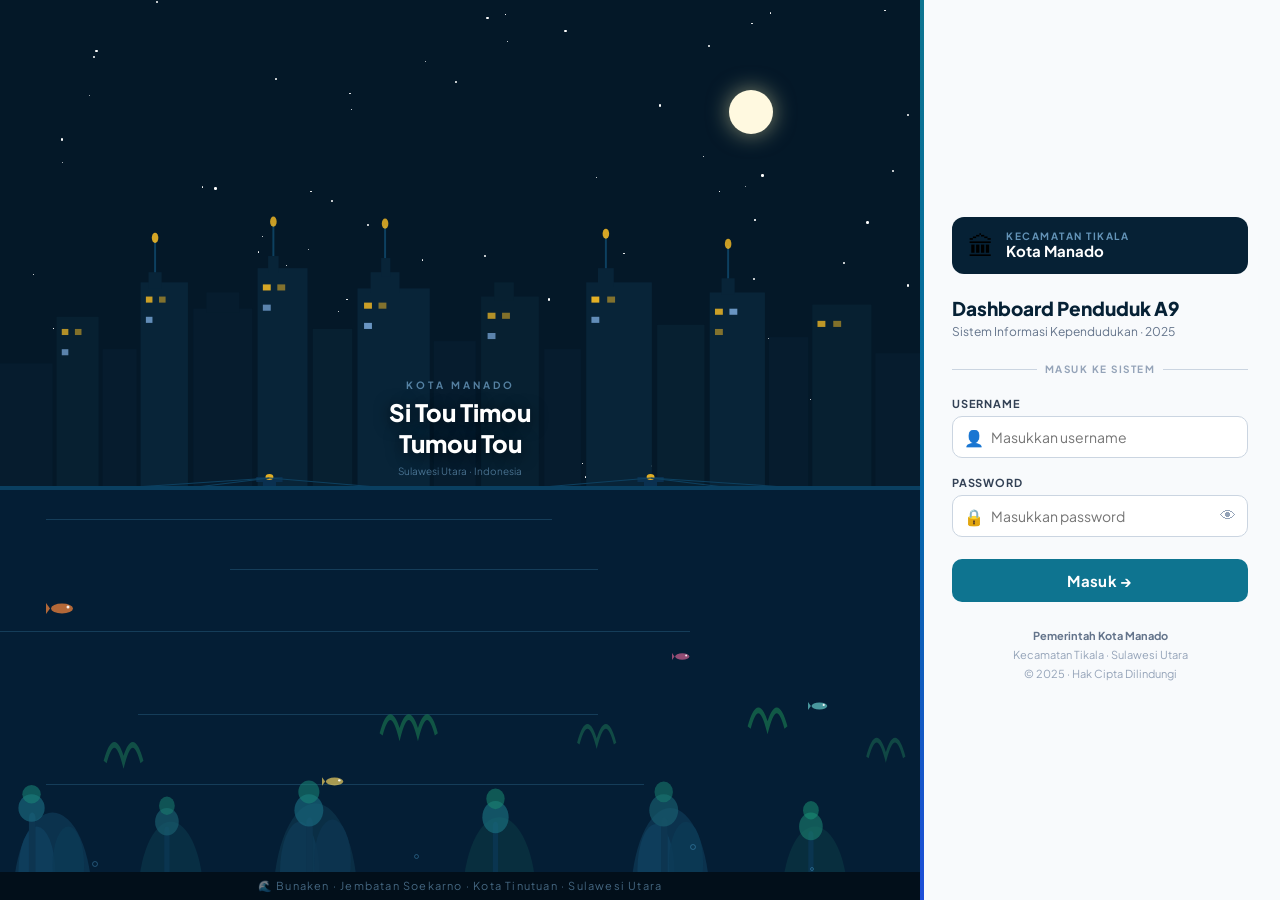
<file: login (2).html>
<!DOCTYPE html>
<html lang="id">
<head>
  <meta charset="UTF-8"/>
  <meta name="viewport" content="width=device-width, initial-scale=1.0"/>
  <title>Login — Dashboard Kec. Tikala</title>
  <link rel="preconnect" href="https://fonts.googleapis.com"/>
  <link href="https://fonts.googleapis.com/css2?family=Plus+Jakarta+Sans:wght@400;600;700;800&display=swap" rel="stylesheet"/>
  <style>
    *,*::before,*::after{box-sizing:border-box;margin:0;padding:0;}
    body{font-family:'Plus Jakarta Sans','Segoe UI',Arial,sans-serif;min-height:100vh;display:flex;overflow:hidden;background:#041828;}

    .left{flex:1;position:relative;overflow:hidden;background:#041828;}
    .right{width:360px;flex-shrink:0;background:#f8fafc;display:flex;flex-direction:column;justify-content:center;padding:2.5rem 2rem;position:relative;z-index:10;}
    .right::before{content:'';position:absolute;top:0;bottom:0;left:0;width:4px;background:linear-gradient(180deg,#0e7490,#0369a1,#1d4ed8);}

    @media(max-width:700px){
      body{flex-direction:column;}
      .left{min-height:260px;flex:none;}
      .right{width:100%;padding:2rem 1.5rem;}
    }

    /* SKY */
    .sky{position:absolute;inset:0;background:#041828;}
    .star-dot{position:absolute;background:#fff;border-radius:50%;animation:tw ease-in-out infinite;}
    @keyframes tw{0%,100%{opacity:.9;}50%{opacity:.1;}}
    .moon{position:absolute;top:10%;right:16%;width:44px;height:44px;border-radius:50%;background:#fff9e0;box-shadow:0 0 22px rgba(255,249,180,.5);}

    /* OVERLAY TEXT */
    .city-label{position:absolute;bottom:47%;left:0;right:0;text-align:center;padding:0 2rem;}
    .city-label .sup{font-size:10px;font-weight:700;letter-spacing:3px;text-transform:uppercase;color:rgba(150,210,255,.55);margin-bottom:6px;}
    .city-label h1{font-size:24px;font-weight:800;color:#fff;line-height:1.3;text-shadow:0 2px 16px rgba(0,0,0,.7);}
    .city-label .sub{font-size:10px;color:rgba(150,210,255,.45);margin-top:6px;}

    /* CITYLINE */
    .city-wrap{position:absolute;bottom:45%;left:0;right:0;height:36%;}

    /* BRIDGE */
    .bridge-wrap{position:absolute;bottom:44%;left:0;right:0;height:30px;}

    /* SEA */
    .sea{position:absolute;bottom:0;left:0;right:0;height:46%;background:#041e35;overflow:hidden;}
    .sea-surface{position:absolute;top:0;left:0;right:0;height:4px;background:#0a3f60;}

    .shimmer{position:absolute;height:1px;background:rgba(100,200,255,.18);animation:shim ease-in-out infinite;}
    @keyframes shim{0%,100%{opacity:.18;}50%{opacity:.05;}}

    /* FISH */
    .fish{position:absolute;animation:swim linear infinite;}
    @keyframes swim{0%{transform:translateX(0) scaleX(1);}49%{transform:translateX(60vw) scaleX(1);}50%{transform:translateX(60vw) scaleX(-1);}100%{transform:translateX(0) scaleX(-1);}}
    @keyframes swimB{0%{transform:translateX(0) scaleX(-1);}49%{transform:translateX(-55vw) scaleX(-1);}50%{transform:translateX(-55vw) scaleX(1);}100%{transform:translateX(0) scaleX(1);}}

    /* BUBBLES */
    .bubble{position:absolute;border-radius:50%;border:1px solid rgba(100,200,255,.3);animation:rise linear infinite;}
    @keyframes rise{0%{transform:translateY(0);opacity:.4;}100%{transform:translateY(-150px);opacity:0;}}

    /* TAGLINE */
    .tagline{position:absolute;bottom:0;left:0;right:0;background:#020f1a;text-align:center;padding:7px;font-size:11px;color:rgba(150,210,255,.45);letter-spacing:1.2px;}

    /* RIGHT PANEL */
    .badge{display:flex;align-items:center;gap:12px;background:#062135;border-radius:12px;padding:12px 16px;margin-bottom:1.4rem;}
    .badge-icon{font-size:26px;}
    .badge-txt span{display:block;font-size:10px;font-weight:700;letter-spacing:1.5px;text-transform:uppercase;color:rgba(150,210,255,.65);}
    .badge-txt strong{display:block;font-size:15px;font-weight:700;color:#fff;line-height:1.25;}
    .rp-title{font-size:19px;font-weight:800;color:#062135;margin-bottom:4px;}
    .rp-sub{font-size:12px;color:#64748b;margin-bottom:1.5rem;}
    .divline{display:flex;align-items:center;gap:8px;margin-bottom:1.4rem;}
    .divline::before,.divline::after{content:'';flex:1;height:1px;background:#cbd5e1;}
    .divline span{font-size:10px;font-weight:700;letter-spacing:1.5px;text-transform:uppercase;color:#94a3b8;}
    .flabel{font-size:11px;font-weight:700;text-transform:uppercase;letter-spacing:.8px;color:#334155;margin-bottom:6px;display:block;}
    .fg{margin-bottom:1.1rem;}
    .irow{position:relative;}
    .irow input{width:100%;padding:11px 14px 11px 38px;border:1.5px solid #cbd5e1;border-radius:10px;font-size:14px;color:#0f172a;background:#fff;outline:none;transition:border-color .2s,box-shadow .2s;font-family:inherit;}
    .irow input:focus{border-color:#0e7490;box-shadow:0 0 0 3px rgba(14,116,144,.12);}
    .irow .iico{position:absolute;left:12px;top:50%;transform:translateY(-50%);font-size:16px;color:#94a3b8;pointer-events:none;}
    .pw-eye{position:absolute;right:12px;top:50%;transform:translateY(-50%);background:none;border:none;cursor:pointer;font-size:16px;color:#94a3b8;padding:0;line-height:1;}
    .pw-eye:hover{color:#0e7490;}
    .err{display:none;background:#fef2f2;border-left:3px solid #ef4444;border-radius:8px;color:#b91c1c;font-size:13px;padding:10px 12px;margin-bottom:1rem;}
    .err.show{display:block;}
    .btn-login{width:100%;padding:12px;background:#0e7490;color:#fff;font-size:15px;font-weight:700;border:none;border-radius:10px;cursor:pointer;margin-top:4px;letter-spacing:.3px;transition:background .2s,transform .1s;font-family:inherit;}
    .btn-login:hover{background:#0c6880;}
    .btn-login:active{transform:scale(.98);}
    .footer-note{text-align:center;font-size:11px;color:#94a3b8;margin-top:1.6rem;line-height:1.7;}
    .footer-note strong{color:#64748b;}
  </style>
</head>
<body>

<!-- PANEL KIRI: Panorama Manado + Bunaken -->
<div class="left">
  <div class="sky" id="sky"></div>
  <div class="moon"></div>

  <!-- Skyline -->
  <div class="city-wrap">
    <svg width="100%" height="100%" viewBox="0 0 700 160" preserveAspectRatio="none" xmlns="http://www.w3.org/2000/svg">
      <rect x="0"   y="95"  width="40"  height="65"  fill="#061c2e"/>
      <rect x="43"  y="72"  width="32"  height="88"  fill="#072031"/>
      <rect x="78"  y="88"  width="26"  height="72"  fill="#061c2e"/>
      <rect x="107" y="55"  width="36"  height="105" fill="#082438"/>
      <rect x="113" y="50"  width="10"  height="8"   fill="#082438"/>
      <line x1="118" y1="50" x2="118" y2="34" stroke="#0d4060" stroke-width="1.5"/>
      <circle cx="118" cy="33" r="2.5" fill="#fbbf24" opacity=".85"/>
      <rect x="147" y="68"  width="45"  height="92"  fill="#061c2e"/>
      <rect x="157" y="60"  width="25"  height="10"  fill="#061c2e"/>
      <rect x="196" y="48"  width="38"  height="112" fill="#082438"/>
      <rect x="204" y="42"  width="8"   height="8"   fill="#082438"/>
      <line x1="208" y1="42" x2="208" y2="26" stroke="#0d4060" stroke-width="1.5"/>
      <circle cx="208" cy="25" r="2.5" fill="#fbbf24" opacity=".8"/>
      <rect x="238" y="78"  width="30"  height="82"  fill="#072031"/>
      <rect x="272" y="58"  width="55"  height="102" fill="#082438"/>
      <rect x="282" y="50"  width="22"  height="10"  fill="#082438"/>
      <rect x="290" y="43"  width="7"   height="9"   fill="#082438"/>
      <line x1="293" y1="43" x2="293" y2="27" stroke="#0d4060" stroke-width="1.5"/>
      <circle cx="293" cy="26" r="2.5" fill="#fbbf24" opacity=".8"/>
      <rect x="330" y="84"  width="32"  height="76"  fill="#061c2e"/>
      <rect x="366" y="62"  width="44"  height="98"  fill="#072031"/>
      <rect x="376" y="55"  width="15"  height="9"   fill="#072031"/>
      <rect x="414" y="88"  width="28"  height="72"  fill="#061c2e"/>
      <rect x="446" y="55"  width="50"  height="105" fill="#082438"/>
      <rect x="455" y="48"  width="12"  height="9"   fill="#082438"/>
      <line x1="461" y1="48" x2="461" y2="32" stroke="#0d4060" stroke-width="1.5"/>
      <circle cx="461" cy="31" r="2.5" fill="#fbbf24" opacity=".85"/>
      <rect x="500" y="76"  width="36"  height="84"  fill="#072031"/>
      <rect x="540" y="60"  width="42"  height="100" fill="#082438"/>
      <rect x="549" y="53"  width="10"  height="8"   fill="#082438"/>
      <line x1="554" y1="53" x2="554" y2="37" stroke="#0d4060" stroke-width="1.5"/>
      <circle cx="554" cy="36" r="2.5" fill="#fbbf24" opacity=".8"/>
      <rect x="585" y="82"  width="30"  height="78"  fill="#061c2e"/>
      <rect x="618" y="66"  width="45"  height="94"  fill="#072031"/>
      <rect x="666" y="90"  width="34"  height="70"  fill="#061c2e"/>
      <!-- Lampu jendela -->
      <rect x="47"  y="78"  width="5"  height="3"  fill="#fbbf24" opacity=".7"/>
      <rect x="57"  y="78"  width="5"  height="3"  fill="#fbbf24" opacity=".5"/>
      <rect x="47"  y="88"  width="5"  height="3"  fill="#93c5fd" opacity=".6"/>
      <rect x="111" y="62"  width="5"  height="3"  fill="#fbbf24" opacity=".8"/>
      <rect x="121" y="62"  width="5"  height="3"  fill="#fbbf24" opacity=".5"/>
      <rect x="111" y="72"  width="5"  height="3"  fill="#93c5fd" opacity=".65"/>
      <rect x="200" y="56"  width="6"  height="3"  fill="#fbbf24" opacity=".85"/>
      <rect x="211" y="56"  width="6"  height="3"  fill="#fbbf24" opacity=".5"/>
      <rect x="200" y="66"  width="6"  height="3"  fill="#93c5fd" opacity=".6"/>
      <rect x="277" y="65"  width="6"  height="3"  fill="#fbbf24" opacity=".8"/>
      <rect x="288" y="65"  width="6"  height="3"  fill="#fbbf24" opacity=".5"/>
      <rect x="277" y="75"  width="6"  height="3"  fill="#93c5fd" opacity=".7"/>
      <rect x="371" y="70"  width="6"  height="3"  fill="#fbbf24" opacity=".7"/>
      <rect x="382" y="70"  width="6"  height="3"  fill="#fbbf24" opacity=".5"/>
      <rect x="371" y="80"  width="6"  height="3"  fill="#93c5fd" opacity=".6"/>
      <rect x="450" y="62"  width="6"  height="3"  fill="#fbbf24" opacity=".9"/>
      <rect x="462" y="62"  width="6"  height="3"  fill="#fbbf24" opacity=".5"/>
      <rect x="450" y="72"  width="6"  height="3"  fill="#93c5fd" opacity=".65"/>
      <rect x="544" y="68"  width="6"  height="3"  fill="#fbbf24" opacity=".8"/>
      <rect x="555" y="68"  width="6"  height="3"  fill="#93c5fd" opacity=".7"/>
      <rect x="544" y="78"  width="6"  height="3"  fill="#fbbf24" opacity=".5"/>
      <rect x="622" y="74"  width="6"  height="3"  fill="#fbbf24" opacity=".75"/>
      <rect x="634" y="74"  width="6"  height="3"  fill="#fbbf24" opacity=".5"/>
    </svg>
  </div>

  <!-- Jembatan Soekarno -->
  <div class="bridge-wrap">
    <svg width="100%" height="100%" viewBox="0 0 700 30" preserveAspectRatio="none" xmlns="http://www.w3.org/2000/svg">
      <rect x="0" y="19" width="700" height="6" fill="#082438"/>
      <rect x="200" y="4"  width="10" height="21" fill="#0a3050"/>
      <rect x="195" y="3"  width="20" height="5"  fill="#0a3050"/>
      <circle cx="205" cy="3" r="3" fill="#fbbf24" opacity=".9"/>
      <rect x="490" y="4"  width="10" height="21" fill="#0a3050"/>
      <rect x="485" y="3"  width="20" height="5"  fill="#0a3050"/>
      <circle cx="495" cy="3" r="3" fill="#fbbf24" opacity=".9"/>
      <line x1="205" y1="4" x2="0"   y2="22" stroke="#0d4060" stroke-width="1"/>
      <line x1="205" y1="4" x2="100" y2="21" stroke="#0d4060" stroke-width="1"/>
      <line x1="205" y1="4" x2="350" y2="20" stroke="#0d4060" stroke-width="1"/>
      <line x1="495" y1="4" x2="350" y2="20" stroke="#0d4060" stroke-width="1"/>
      <line x1="495" y1="4" x2="600" y2="21" stroke="#0d4060" stroke-width="1"/>
      <line x1="495" y1="4" x2="700" y2="22" stroke="#0d4060" stroke-width="1"/>
      <circle cx="100" cy="21" r="1.5" fill="#fbbf24" opacity=".6"/>
      <circle cx="350" cy="20" r="1.5" fill="#fbbf24" opacity=".6"/>
      <circle cx="600" cy="21" r="1.5" fill="#fbbf24" opacity=".6"/>
    </svg>
  </div>

  <!-- Teks -->
  <div class="city-label">
    <div class="sup">Kota Manado</div>
    <h1>Si Tou Timou<br>Tumou Tou</h1>
    <div class="sub">Sulawesi Utara · Indonesia</div>
  </div>

  <!-- Laut Bunaken -->
  <div class="sea">
    <div class="sea-surface"></div>
    <div class="shimmer" style="top:8%;left:5%;width:55%;animation-duration:2.8s;animation-delay:0s;"></div>
    <div class="shimmer" style="top:20%;left:25%;width:40%;animation-duration:3.5s;animation-delay:1s;"></div>
    <div class="shimmer" style="top:35%;left:0;width:75%;animation-duration:4s;animation-delay:.5s;"></div>
    <div class="shimmer" style="top:55%;left:15%;width:50%;animation-duration:2.5s;animation-delay:1.5s;"></div>
    <div class="shimmer" style="top:72%;left:5%;width:65%;animation-duration:3.2s;animation-delay:.8s;"></div>

    <!-- Terumbu karang Bunaken -->
    <svg style="position:absolute;bottom:0;left:0;width:100%;height:100%;" viewBox="0 0 700 180" preserveAspectRatio="none" xmlns="http://www.w3.org/2000/svg">
      <ellipse cx="40"   cy="180" rx="30" ry="38" fill="#0d3550" opacity=".9"/>
      <ellipse cx="28"   cy="168" rx="14" ry="20" fill="#0f4060" opacity=".8"/>
      <ellipse cx="52"   cy="165" rx="12" ry="17" fill="#0c3a55" opacity=".8"/>
      <rect x="22" y="142" width="5" height="38" fill="#0d3550" rx="2.5"/>
      <ellipse cx="24" cy="140" rx="10" ry="6" fill="#1a6a80" opacity=".65"/>
      <ellipse cx="24" cy="134" rx="7"  ry="4" fill="#1a8878" opacity=".55"/>
      <ellipse cx="130"  cy="180" rx="25" ry="34" fill="#093045" opacity=".9"/>
      <rect x="125" y="148" width="4" height="32" fill="#0a3550" rx="2"/>
      <ellipse cx="127" cy="146" rx="9" ry="6"  fill="#1a6070" opacity=".65"/>
      <ellipse cx="127" cy="139" rx="6" ry="4"  fill="#1a8070" opacity=".55"/>
      <ellipse cx="240"  cy="180" rx="32" ry="42" fill="#0c3048" opacity=".9"/>
      <ellipse cx="228"  cy="168" rx="15" ry="22" fill="#0e3a55" opacity=".8"/>
      <ellipse cx="253"  cy="163" rx="14" ry="18" fill="#0d3550" opacity=".8"/>
      <rect x="233" y="144" width="5" height="36" fill="#0d3550" rx="2.5"/>
      <ellipse cx="235" cy="141" rx="11" ry="7"  fill="#1a6a80" opacity=".65"/>
      <ellipse cx="235" cy="133" rx="8"  ry="5"  fill="#1a8878" opacity=".55"/>
      <ellipse cx="380"  cy="180" rx="28" ry="36" fill="#093040" opacity=".9"/>
      <rect x="375" y="146" width="4" height="34" fill="#0a3550" rx="2"/>
      <ellipse cx="377" cy="144" rx="10" ry="7"  fill="#1a7080" opacity=".65"/>
      <ellipse cx="377" cy="136" rx="7"  ry="4.5" fill="#1a8870" opacity=".55"/>
      <ellipse cx="510"  cy="180" rx="30" ry="40" fill="#0d3550" opacity=".9"/>
      <ellipse cx="499"  cy="167" rx="14" ry="20" fill="#0f4060" opacity=".8"/>
      <ellipse cx="522"  cy="164" rx="13" ry="18" fill="#0c3a55" opacity=".8"/>
      <rect x="503" y="144" width="5" height="36" fill="#0d3550" rx="2.5"/>
      <ellipse cx="505" cy="141" rx="11" ry="7"  fill="#1a6070" opacity=".65"/>
      <ellipse cx="505" cy="133" rx="7"  ry="4.5" fill="#1a8070" opacity=".55"/>
      <ellipse cx="620"  cy="180" rx="25" ry="32" fill="#093040" opacity=".9"/>
      <rect x="615" y="150" width="4" height="30" fill="#0a3550" rx="2"/>
      <ellipse cx="617" cy="148" rx="9" ry="6"   fill="#1a8070" opacity=".6"/>
      <ellipse cx="617" cy="141" rx="6" ry="4"   fill="#1a9878" opacity=".5"/>
      <path d="M80,120 Q87,105 94,120 Q101,105 108,120" stroke="#1a6a50" stroke-width="2.5" fill="none" opacity=".65"/>
      <path d="M290,108 Q297,93 304,108 Q311,93 318,108 Q325,93 332,108" stroke="#1a7a50" stroke-width="2.5" fill="none" opacity=".6"/>
      <path d="M440,112 Q447,97 454,112 Q461,97 468,112" stroke="#1a6a50" stroke-width="2" fill="none" opacity=".6"/>
      <path d="M570,105 Q577,90 584,105 Q591,90 598,105" stroke="#1a7a50" stroke-width="2.5" fill="none" opacity=".65"/>
      <path d="M660,118 Q667,103 674,118 Q681,103 688,118" stroke="#1a6a50" stroke-width="2" fill="none" opacity=".55"/>
    </svg>

    <!-- Ikan -->
    <svg class="fish" style="width:28px;height:13px;top:28%;left:5%;animation-duration:13s;" viewBox="0 0 28 13" xmlns="http://www.w3.org/2000/svg">
      <ellipse cx="16" cy="6.5" rx="11" ry="5" fill="#e07b3a" opacity=".8"/>
      <polygon points="4,6.5 0,1 0,12" fill="#e07b3a" opacity=".8"/>
      <circle cx="22" cy="5" r="1.5" fill="#fff" opacity=".9"/>
    </svg>
    <svg style="position:absolute;width:20px;height:10px;top:52%;right:10%;animation-name:swimB;animation-duration:10s;animation-timing-function:linear;animation-iteration-count:infinite;" viewBox="0 0 28 13" xmlns="http://www.w3.org/2000/svg">
      <ellipse cx="16" cy="6.5" rx="11" ry="5" fill="#60c0c0" opacity=".75"/>
      <polygon points="4,6.5 0,1 0,12" fill="#60c0c0" opacity=".75"/>
      <circle cx="22" cy="5" r="1.5" fill="#fff" opacity=".9"/>
    </svg>
    <svg class="fish" style="width:22px;height:11px;top:70%;left:35%;animation-duration:16s;animation-delay:4s;" viewBox="0 0 28 13" xmlns="http://www.w3.org/2000/svg">
      <ellipse cx="16" cy="6.5" rx="11" ry="5" fill="#f0d060" opacity=".7"/>
      <polygon points="4,6.5 0,1 0,12" fill="#f0d060" opacity=".7"/>
      <circle cx="22" cy="5" r="1.5" fill="#fff" opacity=".9"/>
    </svg>
    <svg style="position:absolute;width:18px;height:9px;top:40%;right:25%;animation-name:swimB;animation-duration:11s;animation-delay:2s;animation-timing-function:linear;animation-iteration-count:infinite;" viewBox="0 0 28 13" xmlns="http://www.w3.org/2000/svg">
      <ellipse cx="16" cy="6.5" rx="11" ry="5" fill="#d06090" opacity=".7"/>
      <polygon points="4,6.5 0,1 0,12" fill="#d06090" opacity=".7"/>
      <circle cx="22" cy="5" r="1.5" fill="#fff" opacity=".9"/>
    </svg>

    <!-- Gelembung -->
    <div class="bubble" style="left:10%;bottom:8%;width:6px;height:6px;animation-duration:4s;animation-delay:0s;"></div>
    <div class="bubble" style="left:25%;bottom:5%;width:4px;height:4px;animation-duration:5.5s;animation-delay:1.2s;"></div>
    <div class="bubble" style="left:45%;bottom:10%;width:5px;height:5px;animation-duration:3.8s;animation-delay:.7s;"></div>
    <div class="bubble" style="left:60%;bottom:6%;width:3px;height:3px;animation-duration:4.5s;animation-delay:2.1s;"></div>
    <div class="bubble" style="left:75%;bottom:12%;width:6px;height:6px;animation-duration:3.5s;animation-delay:.4s;"></div>
    <div class="bubble" style="left:88%;bottom:7%;width:4px;height:4px;animation-duration:5s;animation-delay:1.8s;"></div>
  </div>

  <div class="tagline">🌊 Bunaken · Jembatan Soekarno · Kota Tinutuan · Sulawesi Utara</div>
</div>

<!-- PANEL KANAN: Form Login -->
<div class="right">
  <div class="badge">
    <div class="badge-icon">🏛</div>
    <div class="badge-txt">
      <span>Kecamatan Tikala</span>
      <strong>Kota Manado</strong>
    </div>
  </div>
  <div class="rp-title">Dashboard Penduduk A9</div>
  <div class="rp-sub">Sistem Informasi Kependudukan · 2025</div>
  <div class="divline"><span>Masuk ke Sistem</span></div>

  <div class="err" id="errMsg">⚠️ Username atau password salah. Silakan coba lagi.</div>

  <div class="fg">
    <label class="flabel">Username</label>
    <div class="irow">
      <span class="iico">👤</span>
      <input type="text" id="username" placeholder="Masukkan username" autocomplete="username"/>
    </div>
  </div>

  <div class="fg">
    <label class="flabel">Password</label>
    <div class="irow">
      <span class="iico">🔒</span>
      <input type="password" id="password" placeholder="Masukkan password" autocomplete="current-password"/>
      <button class="pw-eye" onclick="togglePw()" type="button" title="Tampilkan password">👁</button>
    </div>
  </div>

  <button class="btn-login" onclick="doLogin()">Masuk →</button>

  <div class="footer-note">
    <strong>Pemerintah Kota Manado</strong><br>
    Kecamatan Tikala · Sulawesi Utara<br>
    © 2025 · Hak Cipta Dilindungi
  </div>
</div>

<script>
  /*
   * ============================================================
   *  AKUN LOGIN — ubah sesuai kebutuhan
   *  Format: "username": "password"
   * ============================================================
   */
  const ACCOUNTS = {
    "admin":      "tikala2025",
    "petugas":    "data1234",
    "kecamatan":  "manado99"
  };
  const DASHBOARD_URL = "index.html";

  /* Bintang acak */
  const skyEl = document.getElementById('sky');
  for (let i = 0; i < 80; i++) {
    const s = document.createElement('div');
    s.className = 'star-dot';
    const sz = Math.random() * 2.5 + 0.5;
    s.style.cssText = `width:${sz}px;height:${sz}px;top:${Math.random()*58}%;left:${Math.random()*100}%;animation-delay:${Math.random()*4}s;animation-duration:${2+Math.random()*3}s;`;
    skyEl.appendChild(s);
  }

  function doLogin() {
    const user = document.getElementById('username').value.trim();
    const pass = document.getElementById('password').value;
    const err  = document.getElementById('errMsg');
    if (ACCOUNTS[user] && ACCOUNTS[user] === pass) {
      sessionStorage.setItem('tikala_auth', btoa(user + ':' + Date.now()));
      window.location.href = DASHBOARD_URL;
    } else {
      err.classList.add('show');
      document.getElementById('password').value = '';
      document.getElementById('password').focus();
    }
  }

  function togglePw() {
    const inp = document.getElementById('password');
    inp.type = inp.type === 'password' ? 'text' : 'password';
  }

  document.addEventListener('keydown', e => { if (e.key === 'Enter') doLogin(); });

  if (sessionStorage.getItem('tikala_auth')) window.location.href = DASHBOARD_URL;
</script>
</body>
</html>
</file>
